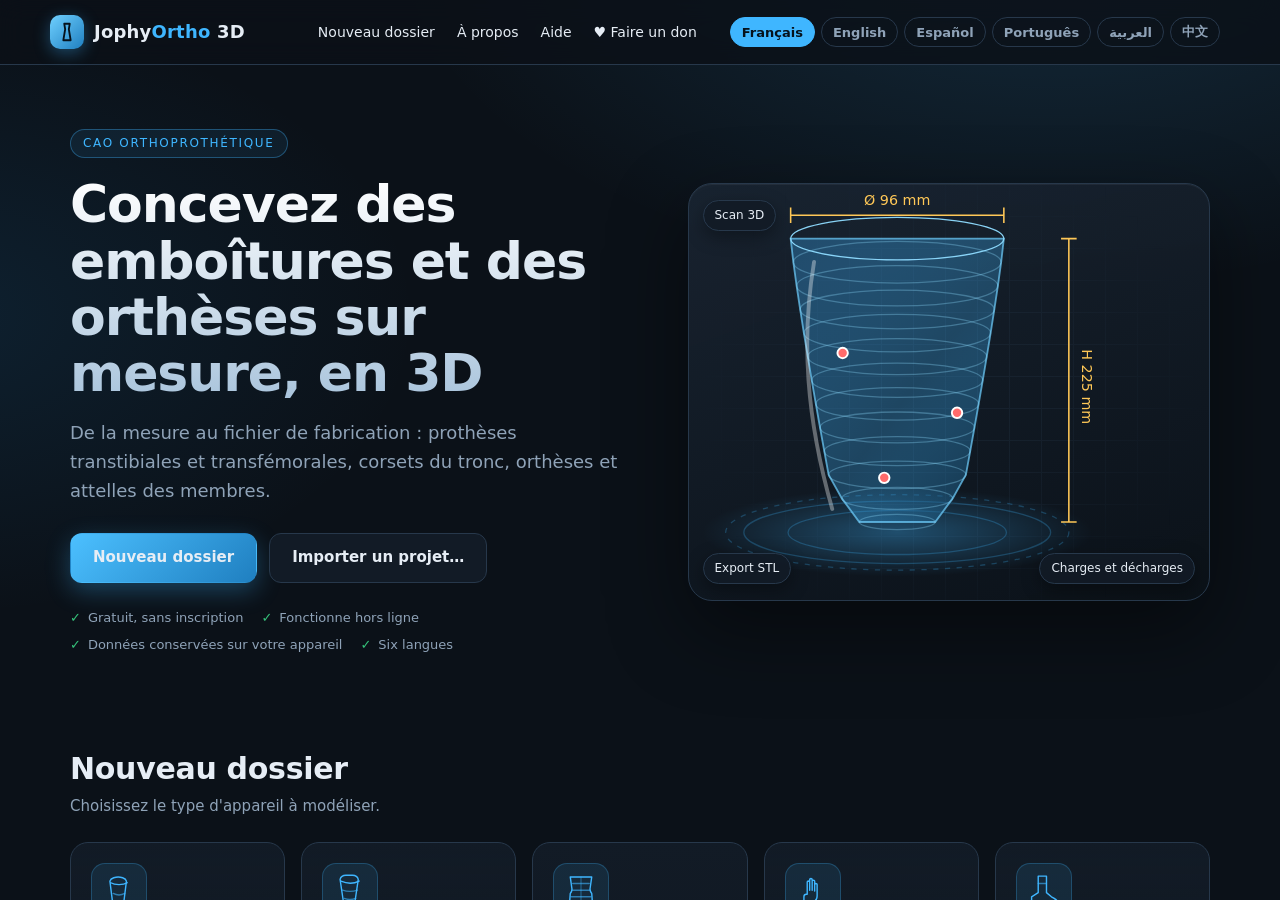
<file: index.html>
<!doctype html>
<html lang="fr">
<head>
<meta charset="utf-8">
<meta name="viewport" content="width=device-width, initial-scale=1, viewport-fit=cover">
<meta name="theme-color" content="#0b1118">
<meta name="apple-mobile-web-app-capable" content="yes">
<title>JophyOrtho 3D — CAO orthoprothétique</title>
<link rel="manifest" href="manifest.webmanifest">
<link rel="icon" href="assets/icon.svg" type="image/svg+xml">
<link rel="stylesheet" href="styles.css">
</head>
<body>
<div id="app">
  <header id="top">
    <div class="brand"><svg viewBox="0 0 32 32" width="26" height="26" aria-hidden="true"><rect width="32" height="32" rx="7" fill="#0b1118"/><path d="M11 5h10l-1.5 9 1.2 7c.3 1.8-.8 3.5-2.6 3.8L16 26l-2.1-1.2c-1.8-.3-2.9-2-2.6-3.8l1.2-7z" fill="#3fb6ff"/></svg><span>Jophy<b>Ortho</b> 3D</span></div>
    <div id="provBadge" class="prov" role="status" aria-live="polite"></div>
    <div id="ctxLabel" class="ctx"></div>
    <div class="tools">
      <button id="btnUndo" class="ib" title="Annuler (Ctrl+Z)" aria-label="Annuler">↶</button>
      <button id="btnRedo" class="ib" title="Rétablir (Ctrl+Y)" aria-label="Rétablir">↷</button>
      <button id="btnHist" class="ib" title="Historique des opérations" aria-label="Historique">☰</button>
      <button id="btnSave" class="ib" title="Enregistrer dans ce navigateur" aria-label="Enregistrer">💾</button>
      <button id="btnHome" class="ib" title="Accueil / autres dossiers" aria-label="Accueil">⌂</button>
      <button id="btnHelp" class="ib" title="Limites et aide" aria-label="Aide">?</button>
    </div>
  </header>
  <main id="main">
    <nav id="steps" aria-label="Étapes"></nav>
    <section id="panel" aria-live="polite"><div id="panelBody"></div></section>
    <section id="stage">
      <canvas id="gl" aria-label="Vue 3D"></canvas>
      <div id="vbar">
        <div class="grp" id="vViews"></div>
        <div class="grp">
          <button data-act="max" title="Vue 3D plein écran" id="bMax" aria-label="Plein écran 3D">⛶</button>
          <button data-act="frame" title="Recentrer">◎</button>
          <button data-act="proj" title="Perspective / orthographique" id="bProj">Persp.</button>
          <button data-act="wire" title="Solide / filaire" id="bWire">Solide</button>
          <button data-act="axes" title="Afficher les axes" id="bAxes" class="on">Axes</button>
          <button data-act="measure" title="Mesure de distance (2 clics)" id="bMeasure">Mesure</button>
          <button data-act="layers" title="Calques" id="bLayers">Calques</button>
          <button data-act="section" title="Coupes" id="bSection">Coupe</button>
          <button data-act="compare" title="Comparer avant/après" id="bCompare">Avant/Après</button>
        </div>
      </div>
      <div id="secPanel" hidden>
        <label>Plan <select id="secAxis"><option value="off">Aucune</option><option value="x">Sagittale</option><option value="z">Frontale</option><option value="y">Transversale</option></select></label>
        <input id="secPos" type="range" min="0" max="100" value="50" aria-label="Position de la coupe">
        <button id="secFlip" title="Inverser le côté conservé">⇄</button>
        <div class="legend" id="secLegend"></div>
      </div>
      <div id="layersPanel" hidden></div>
      <div id="labels"></div>
      <div id="status"></div>
      <div id="hint"></div>
      <div id="dock" hidden></div>
    </section>
  </main>
  <div id="credit"><span>Contact :</span> <b translate="no">Jude Mambemba</b><i class="cd"> · </i><span class="cplace">Kinshasa, RDC</span><i class="cd cplace"> · </i><a href="#" data-about>À propos</a><i class="cd"> · </i><a href="#" data-donate>♥ Faire un don</a><i class="cd"> · </i><a translate="no" href="tel:+243814178011">+243 814 178 011</a><i class="cd"> · </i><a translate="no" href="mailto:judemambemba@gmail.com">judemambemba@gmail.com</a></div>
  <footer id="bar">
    <button id="btnPrev" class="nav">‹ Précédent</button>
    <div id="stepInfo"></div>
    <button id="btnNext" class="nav primary">Suivant ›</button>
  </footer>
</div>
<div id="modal" class="modal" hidden><div class="card" id="modalCard" role="dialog" aria-modal="true"></div></div>
<div id="toast" role="status" aria-live="polite"></div>
<input type="file" id="fileScan" accept=".stl,.obj,.ply,.mtl,.png,.jpg,.jpeg,.bmp,.webp" multiple hidden>
<input type="file" id="fileProj" accept=".json,application/json" hidden>
<input type="file" id="filePhoto" accept="image/*" hidden>
<script src="app.js"></script>
</body>
</html>
</file>
<file: styles.css>
:root{--bg:#0b1118;--bg2:#121b26;--bg3:#1a2634;--line:#27384b;--tx:#e6edf5;--mut:#8fa3b8;--acc:#3fb6ff;--acc2:#1f7fc0;--ok:#35c27a;--warn:#f2b441;--bad:#ef5b5b;--r:10px;--safeB:env(safe-area-inset-bottom,0px);--safeT:env(safe-area-inset-top,0px);--barH:64px}
*{box-sizing:border-box;-webkit-tap-highlight-color:transparent}
html,body{height:100%;margin:0;background:var(--bg);color:var(--tx);font:15px/1.45 system-ui,-apple-system,"Segoe UI",Roboto,sans-serif;overscroll-behavior:none}
button,input,select,textarea{font:inherit;color:inherit}
#app{height:100dvh;display:grid;grid-template-rows:auto auto 1fr auto;padding-top:var(--safeT)}
#top{display:flex;align-items:center;gap:10px;padding:6px 12px;background:var(--bg2);border-bottom:1px solid var(--line);min-height:46px}
.brand{display:flex;align-items:center;gap:8px;font-weight:600;font-size:17px;white-space:nowrap}.brand b{color:var(--acc)}
.prov{padding:3px 10px;border-radius:14px;font-size:12px;font-weight:600;border:1px solid;white-space:nowrap}
.prov.scan{background:#0e3b2a;border-color:var(--ok);color:#9ff0c6}.prov.measures{background:#3a2e0b;border-color:var(--warn);color:#ffdf9a}.prov.demo{background:#3a2e0b;border-color:var(--warn);color:#ffdf9a}
.ctx{color:var(--mut);font-size:13px;flex:1;white-space:nowrap;overflow:hidden;text-overflow:ellipsis}
.tools{display:flex;gap:4px;margin-left:auto}
.ib{width:40px;height:40px;border-radius:8px;border:1px solid var(--line);background:var(--bg3);cursor:pointer;font-size:17px}.ib:disabled{opacity:.35}
.ib:hover:not(:disabled),button:hover:not(:disabled){border-color:var(--acc)}
#notice{background:#3a1d1d;color:#ffd2d2;font-size:12px;padding:3px 12px;border-bottom:1px solid #6a2b2b}
#main{display:grid;grid-template-columns:190px minmax(330px,420px) 1fr;min-height:0}
#steps{overflow:auto;background:var(--bg2);border-right:1px solid var(--line);padding:6px}
#steps button{display:flex;width:100%;gap:8px;align-items:center;text-align:left;border:0;background:transparent;padding:9px 8px;border-radius:8px;cursor:pointer;color:var(--mut);min-height:42px}
#steps button .n{flex:none;width:22px;height:22px;border-radius:50%;background:var(--bg3);font-size:12px;display:grid;place-items:center;border:1px solid var(--line)}
#steps button.cur{background:var(--bg3);color:var(--tx);box-shadow:inset 3px 0 var(--acc)}#steps button.cur .n{background:var(--acc2);border-color:var(--acc)}
#steps button.done .n{background:#14452e;border-color:var(--ok)}
#panel{overflow:auto;background:var(--bg);border-right:1px solid var(--line);padding:14px 14px calc(var(--barH) + var(--safeB) + 24px);-webkit-overflow-scrolling:touch}
#stage{position:relative;min-width:0;min-height:0;background:#0b1118;overflow:hidden}
#gl{position:absolute;inset:0;width:100%;height:100%;display:block;touch-action:none}
#vbar{position:absolute;left:8px;right:8px;top:8px;display:flex;flex-wrap:wrap;gap:6px;pointer-events:none;z-index:2}
.grp{display:flex;flex-wrap:wrap;gap:3px;background:#0e1620d9;border:1px solid var(--line);border-radius:9px;padding:3px;pointer-events:auto;backdrop-filter:blur(4px)}
.grp button{border:1px solid transparent;background:transparent;border-radius:6px;min-width:34px;height:32px;padding:0 8px;font-size:12px;cursor:pointer;color:var(--tx)}
.grp button.on{background:var(--acc2);border-color:var(--acc)}
#secPanel,#layersPanel{position:absolute;right:8px;top:56px;background:#0e1620ee;border:1px solid var(--line);border-radius:10px;padding:10px;z-index:3;max-width:min(330px,calc(100% - 16px));max-height:60%;overflow:auto;display:flex;flex-direction:column;gap:6px}
#secPanel[hidden],#layersPanel[hidden]{display:none}
.legend{display:flex;flex-wrap:wrap;gap:6px;font-size:11px;color:var(--mut)}.legend i{display:inline-block;width:10px;height:10px;border-radius:2px;margin-right:3px;vertical-align:-1px}
.lay{display:grid;grid-template-columns:auto 1fr auto auto;gap:6px;align-items:center;font-size:13px}.lay input[type=range]{width:70px}
#labels{position:absolute;inset:0;pointer-events:none;z-index:1}#labels span{position:absolute;transform:translate(8px,-50%);background:#000b;border:1px solid var(--acc);border-radius:6px;padding:1px 6px;font-size:11px;white-space:nowrap}
#status{position:absolute;left:8px;bottom:8px;font-size:12px;color:var(--mut);background:#0b1118cc;padding:3px 8px;border-radius:6px;z-index:1;max-width:80%}
#hint{position:absolute;left:50%;bottom:36px;transform:translateX(-50%);background:var(--acc2);color:#fff;border-radius:8px;padding:5px 12px;font-size:13px;z-index:2;display:none;max-width:90%;text-align:center}
#bar{display:flex;align-items:center;gap:10px;padding:8px 12px calc(8px + var(--safeB));background:var(--bg2);border-top:1px solid var(--line);min-height:var(--barH);z-index:5}
#stepInfo{flex:1;text-align:center;color:var(--mut);font-size:13px}
.nav{min-width:120px;height:48px;border-radius:10px;border:1px solid var(--line);background:var(--bg3);cursor:pointer;font-weight:600}.nav.primary{background:var(--acc2);border-color:var(--acc)}.nav:disabled{opacity:.35}
/* panneau */
h2{font-size:18px;margin:0 0 4px}h3{font-size:14px;margin:18px 0 6px;color:var(--acc);text-transform:uppercase;letter-spacing:.04em}
.sub{color:var(--mut);font-size:13px;margin:0 0 10px}
.f{display:grid;gap:3px;margin:9px 0}.f>label,.f>.lb{font-size:13px;color:var(--mut)}
.f input[type=text],.f input[type=number],.f input[type=date],.f select,.f textarea{width:100%;background:var(--bg2);border:1px solid var(--line);border-radius:8px;padding:9px 10px;min-height:42px}
.f textarea{min-height:70px;resize:vertical}
.f input:focus,.f select:focus,.f textarea:focus{outline:2px solid var(--acc2);border-color:var(--acc)}
.rg{display:grid;grid-template-columns:1fr 84px;gap:8px;align-items:center}.rg input[type=range]{width:100%;height:32px;accent-color:var(--acc)}.rg input[type=number]{min-height:38px!important;padding:6px!important}
.row2{display:grid;grid-template-columns:1fr 1fr;gap:8px}.row3{display:grid;grid-template-columns:repeat(3,1fr);gap:8px}
.btn{border:1px solid var(--line);background:var(--bg3);border-radius:9px;padding:9px 12px;min-height:42px;cursor:pointer}.btn.p{background:var(--acc2);border-color:var(--acc)}.btn.d{border-color:#7a2b2b;color:#ffb3b3}.btn.sm{min-height:34px;padding:4px 9px;font-size:13px}.btn:disabled{opacity:.4}
.btns{display:flex;flex-wrap:wrap;gap:8px;margin:8px 0}
.card2{background:var(--bg2);border:1px solid var(--line);border-radius:var(--r);padding:10px 12px;margin:8px 0}
.card2.sel{border-color:var(--acc);box-shadow:0 0 0 1px var(--acc)}.card2.sug{border-style:dashed}
.warn,.info,.err{border-radius:8px;padding:8px 10px;margin:8px 0;font-size:13px}.warn{background:#3a2e0b;border:1px solid var(--warn)}.info{background:#0f2a3d;border:1px solid var(--acc2)}.err{background:#3a1515;border:1px solid var(--bad)}
.tbl{width:100%;border-collapse:collapse;font-size:13px}.tbl th,.tbl td{border-bottom:1px solid var(--line);padding:4px 3px;text-align:left}.tbl input{width:100%;min-width:48px;background:var(--bg2);border:1px solid var(--line);border-radius:6px;padding:6px 4px;min-height:34px}
.tw{overflow-x:auto}
.chips{display:flex;flex-wrap:wrap;gap:6px}.chip{border:1px solid var(--line);background:var(--bg3);border-radius:18px;padding:6px 12px;cursor:pointer;min-height:38px;display:inline-flex;align-items:center;gap:6px}.chip.on{background:var(--acc2);border-color:var(--acc)}
.dot{width:12px;height:12px;border-radius:50%;display:inline-block}
.kv{display:grid;grid-template-columns:auto 1fr;gap:2px 10px;font-size:13px}.kv dt{color:var(--mut)}.kv dd{margin:0}
.tag{font-size:11px;padding:1px 7px;border-radius:10px;border:1px solid var(--line);color:var(--mut)}
.chk{display:flex;gap:8px;align-items:flex-start;margin:8px 0}.chk input{width:22px;height:22px;margin-top:1px;accent-color:var(--acc)}
.modal{position:fixed;inset:0;background:#000a;z-index:50;display:grid;place-items:center;padding:12px;overflow:auto}.modal[hidden]{display:none}
.card{background:var(--bg2);border:1px solid var(--line);border-radius:14px;padding:18px;max-width:760px;width:100%;max-height:92dvh;overflow:auto}
.fam{display:grid;grid-template-columns:repeat(3,1fr);gap:10px;margin:10px 0}.fam button{border:2px solid var(--line);background:var(--bg3);border-radius:12px;padding:14px 8px;cursor:pointer;min-height:92px}.fam button.on{border-color:var(--acc);background:#10324a}.fam b{display:block;margin-bottom:4px}.fam small{color:var(--mut)}
#toast{position:fixed;left:50%;bottom:calc(var(--barH) + var(--safeB) + 12px);transform:translateX(-50%);background:#1b2d40;border:1px solid var(--acc);padding:8px 14px;border-radius:10px;z-index:60;display:none;max-width:92%;font-size:13px}
@media (max-width:860px){
  :root{--barH:68px}
  #app{grid-template-rows:auto auto 1fr auto}
  #main{grid-template-columns:1fr;grid-template-rows:42% auto 1fr}
  #stage{order:1}#steps{order:2;display:flex;overflow-x:auto;overflow-y:hidden;border-right:0;border-bottom:1px solid var(--line);padding:4px}
  #steps button{width:auto;flex:none;min-height:44px;padding:6px 10px}#steps button span.t{display:none}#steps button.cur span.t{display:inline}
  #panel{order:3;border-right:0;padding-bottom:calc(var(--barH) + var(--safeB) + 28px)}
  .ctx{display:none}.brand span{font-size:15px}.fam{grid-template-columns:1fr}.nav{min-width:96px}
  #bar{position:fixed;left:0;right:0;bottom:0}
  .ib{width:38px;height:38px}
}
@media (max-width:480px){.prov{font-size:10px;padding:2px 6px}.brand span{display:none}#notice{font-size:11px}}
#secPanel select,#secPanel button{background:var(--bg3);border:1px solid var(--line);border-radius:8px;padding:6px 10px;min-height:36px;color:var(--tx);cursor:pointer}
#secPanel input[type=range]{width:100%;accent-color:var(--acc)}
/* correctifs mobile : aucun débordement horizontal */
html,body{max-width:100vw;overflow-x:hidden}
#app{width:100%;min-width:0;overflow:hidden}
#top{min-width:0;overflow:hidden}.prov{min-width:0;overflow:hidden;text-overflow:ellipsis;flex:0 1 auto}
.tools{flex:none}
#main{min-width:0}#panel,#stage,#steps{min-width:0}
@media (max-width:860px){
  #main{grid-template-columns:minmax(0,1fr)}
  .tools{gap:2px}.ib{width:34px;height:34px;font-size:15px}
  #vbar{flex-direction:column;align-items:flex-start;gap:4px;right:8px}
  .grp{max-width:100%;overflow-x:auto;flex-wrap:nowrap}.grp button{flex:none}
  #hint{bottom:44px;font-size:12px}
  #btnHist,#btnHelp{display:none}
}
@media (max-width:860px){#vbar{flex-direction:row;flex-wrap:nowrap;overflow-x:auto;pointer-events:auto;scrollbar-width:none}#vbar .grp{flex:none;overflow:visible}#main{grid-template-rows:46% auto 1fr}}
/* ===== Ergonomie PC / tablette / mobile ===== */
input,select,textarea{font-size:16px}
#hint{pointer-events:none}
#dock{position:absolute;left:8px;right:8px;bottom:calc(8px + var(--safeB));z-index:6;background:#0e1620f2;border:1px solid var(--line);border-radius:14px;padding:6px;display:none;flex-direction:column;gap:6px;backdrop-filter:blur(6px)}
#app.max #dock:not([hidden]){display:flex}
.dkrow{display:flex;gap:6px;align-items:center}
.dk{flex:1;min-width:0;height:56px;border:1px solid var(--line);background:var(--bg3);border-radius:10px;display:flex;flex-direction:column;align-items:center;justify-content:center;gap:0;cursor:pointer;padding:0 2px}
.dk i{font-style:normal;font-size:20px;line-height:1.1}.dk span{font-size:11px;color:var(--mut)}
.dk.on{background:var(--acc2);border-color:var(--acc)}.dk.on span{color:#fff}.dk.ok{border-color:var(--ok);background:#14452e}
.dkl{font-size:12px;color:var(--mut);flex:none}.dkrow input[type=range]{flex:1;height:36px;accent-color:var(--acc)}
.mobbtn{display:none}
#bMax{font-size:16px}
/* plein écran 3D : seul le modèle + barre de vues + barre d'outils */
#app.max #main{grid-template-columns:minmax(0,1fr);grid-template-rows:minmax(0,1fr)}
#app.max #steps,#app.max #panel{display:none}
#app.max #status{bottom:auto;top:calc(8px + 44px)}
#app.max #hint{bottom:150px}
#app.max #bar{display:none}
#app.max{grid-template-rows:auto minmax(0,1fr)}
/* écrans tactiles : cibles plus grandes */
@media (pointer:coarse){
  .grp button{min-width:42px;height:40px;font-size:13px}
  .btn{min-height:46px}.btn.sm{min-height:42px}
  .chip{min-height:44px}.ib{width:42px;height:42px}
  .tbl input{min-height:42px;font-size:16px}
  .chk input{width:26px;height:26px}
  .mobbtn{display:inline-flex;align-items:center}
  .rg input[type=range]{height:40px}
  #steps button{min-height:48px}
}
/* tablette / petit portable */
@media (min-width:861px) and (max-width:1150px){
  #main{grid-template-columns:64px minmax(300px,360px) 1fr}
  #steps button{justify-content:center;padding:9px 0}#steps button span.t{display:none}
  #steps button.cur span.t{display:none}
}
/* téléphone en paysage : 3D à gauche, panneau à droite */
@media (max-width:950px) and (max-height:520px) and (orientation:landscape){
  #main{grid-template-columns:minmax(0,1fr) minmax(280px,42%);grid-template-rows:auto minmax(0,1fr)}
  #steps{grid-column:1 / 3;grid-row:1;order:0}
  #stage{grid-column:1;grid-row:2;order:0}
  #panel{grid-column:2;grid-row:2;order:0;border-left:1px solid var(--line)}
  #app.max #main{grid-template-columns:minmax(0,1fr);grid-template-rows:minmax(0,1fr)}
  #app.max #stage{grid-column:1;grid-row:1}
  #bar{min-height:54px;padding-top:4px;padding-bottom:calc(4px + var(--safeB))}.nav{height:42px}
  #dock{left:auto;right:8px;width:min(420px,60%)}
  #top{min-height:40px;padding:2px 10px}
  #steps button{min-height:34px!important;padding:2px 8px!important}#steps button .n{width:20px;height:20px}
  .grp button{height:32px!important;min-width:36px!important}
  #hint{display:none!important}.ib{width:36px;height:36px}
  #status{display:none}
}
@media (max-width:860px){
  #app.max #vbar{top:6px}
  #panel h2{font-size:17px}
}
#app{grid-template-rows:auto minmax(0,1fr) auto}

/* ===== Langues (i18n) ===== */
#langs{display:flex;gap:2px;margin-inline-start:auto;flex:0 0 auto;direction:ltr;background:var(--bg3,#16202b);border:1px solid var(--line);border-radius:8px;padding:2px}
#langs button{min-width:30px;height:28px;padding:0 6px;border:0;border-radius:6px;background:transparent;color:var(--mut,#9fb0c0);font:600 12px/1 system-ui,sans-serif;cursor:pointer}
#langs button:hover{color:#fff}#langs button.on{background:#3fb6ff;color:#06121c}
@media (max-width:700px){#langs{position:relative}#langs button{height:32px;min-width:34px}#langs button:not(.on){display:none}
 #langs.open{position:absolute;top:2px;right:6px;z-index:60;flex-wrap:wrap;background:var(--bg2);box-shadow:0 6px 24px #000a}#langs.open button{display:inline-block}}
html[lang=zh] body{font-family:system-ui,"PingFang SC","Microsoft YaHei","Noto Sans CJK SC","Noto Sans SC","WenQuanYi Micro Hei",sans-serif}
html[lang=ar] body{font-family:system-ui,"Segoe UI",Tahoma,"Noto Naskh Arabic","Noto Sans Arabic","DejaVu Sans",sans-serif}
html[dir=rtl] #top,html[dir=rtl] #main,html[dir=rtl] #stage,html[dir=rtl] #vbar{direction:ltr}
html[dir=rtl] #panelBody,html[dir=rtl] #steps,html[dir=rtl] #modal>*,html[dir=rtl] #hint,html[dir=rtl] #status,html[dir=rtl] #dock,html[dir=rtl] #secPanel,html[dir=rtl] #layersPanel,html[dir=rtl] #bar,html[dir=rtl] .ctx,html[dir=rtl] .prov{direction:rtl}
html[dir=rtl] input[type=range]{direction:ltr}

.homelang{display:flex;flex-wrap:wrap;gap:6px;margin:2px 0 10px;direction:ltr}
.homelang button{padding:5px 11px;border-radius:999px;border:1px solid var(--line);background:transparent;color:var(--mut,#9fb0c0);font:600 13px system-ui,sans-serif;cursor:pointer}
.homelang button.on{background:#3fb6ff;color:#06121c;border-color:#3fb6ff}

/* ===== Accès / licence ===== */
#gate{position:fixed;inset:0;z-index:300;display:flex;align-items:center;justify-content:center;padding:16px;overflow:auto;background:radial-gradient(1200px 700px at 70% -10%,#16314a 0%,#0b1118 60%)}
#gate[hidden]{display:none}
.gcard{width:min(440px,100%);margin:auto;background:var(--bg2,#121b26);border:1px solid var(--line,#25354a);border-radius:16px;padding:20px 20px 22px;box-shadow:0 20px 60px #000b;display:flex;flex-direction:column;gap:10px}
.gbrand{display:flex;align-items:center;justify-content:space-between;gap:8px;flex-wrap:wrap;font-weight:700;font-size:20px}.gbrand b{color:#3fb6ff}
.gcard h2{margin:6px 0 0;font-size:19px}.gcard h3{margin:14px 0 4px;font-size:15px}
.gsub{margin:0;color:var(--mut,#9fb0c0);font-size:13.5px;line-height:1.45}
.gf{display:flex;flex-direction:column;gap:4px;font-size:13px;color:var(--mut,#9fb0c0)}
.gf input,.glic textarea{background:var(--bg3,#0d151e);border:1px solid var(--line,#25354a);border-radius:9px;padding:10px 12px;color:var(--fg,#e8f0f8);font-size:15px;width:100%;box-sizing:border-box}
.glic textarea{font:12px/1.35 ui-monospace,Consolas,monospace;resize:vertical}
.gerr{min-height:18px;color:#ff8a8a;font-size:13px}
.gck{display:flex;align-items:center;gap:8px;font-size:13.5px}
.glink{background:none;border:0;color:#3fb6ff;cursor:pointer;font-size:13.5px;padding:6px 2px}
.grow{display:flex;justify-content:space-between;gap:8px;flex-wrap:wrap}
.gstat{padding:8px 11px;border-radius:9px;font-size:13.5px;border:1px solid}
.gstat.trial{background:#10283a;border-color:#2b5d84;color:#b9e1ff}.gstat.ok{background:#10301f;border-color:#2c7a4b;color:#b6f0cb}.gstat.bad{background:#3a1616;border-color:#8a3a3a;color:#ffc5c5}
.grec{font:700 22px/1.3 ui-monospace,Consolas,monospace;letter-spacing:.06em;text-align:center;padding:14px;border:1px dashed #3fb6ff;border-radius:10px;background:#0d151e;user-select:all}
.gmid{display:flex;align-items:center;gap:8px;flex-wrap:wrap;font-size:13px}.gmid code{font:700 15px ui-monospace,Consolas,monospace;background:#0d151e;padding:5px 9px;border-radius:7px;user-select:all}
.gcontact{font-size:13.5px;line-height:1.5;padding:8px 10px;border-radius:9px;background:#0d151e}
.gdet summary{cursor:pointer;color:#3fb6ff;font-size:13.5px;padding:4px 0}
.acct{display:inline-flex;align-items:center;gap:6px;height:30px;padding:0 10px;border-radius:8px;border:1px solid var(--line);background:var(--bg3,#16202b);color:var(--fg,#e8f0f8);font-size:12.5px;cursor:pointer;max-width:200px}
.acct .au{overflow:hidden;text-overflow:ellipsis;white-space:nowrap}.acct .as{font-weight:700;padding:1px 6px;border-radius:6px;font-size:11.5px}
.acct.trial .as{background:#2b5d84;color:#fff}.acct.ok .as{background:#2c7a4b;color:#fff}.acct.bad .as{background:#8a3a3a;color:#fff}
@media (max-width:700px){.acct .au{display:none}}
html[dir=rtl] #gate{direction:rtl}

/* Coordonnées en bas de page */
#app{grid-template-rows:auto minmax(0,1fr) auto auto}
#credit{display:flex;flex-wrap:wrap;justify-content:center;gap:2px 4px;padding:3px 10px;font-size:11.5px;line-height:1.35;color:var(--mut);background:var(--bg);border-top:1px solid var(--line);text-align:center}
#credit b{color:var(--tx);font-weight:600}#credit a{color:var(--acc);text-decoration:none}#credit .cd{font-style:normal;opacity:.6}
#app.max #credit{display:none}
@media (max-width:700px){#credit .cplace{display:none}#credit{font-size:11px;padding:2px 8px}}
.gcredit{margin-top:6px;padding-top:10px;border-top:1px solid var(--line);font-size:12px;color:var(--mut);text-align:center;line-height:1.5}.gcredit b{color:var(--tx)}.gcredit a{color:#3fb6ff;text-decoration:none}
@media (max-width:860px){#credit{position:fixed;left:0;right:0;bottom:calc(var(--barH) + var(--safeB));z-index:5;padding:2px 8px}#panel{padding-bottom:calc(var(--barH) + var(--safeB) + 52px)}}

/* À propos */
.about{max-width:560px}.about h2{margin:0 0 6px}.about h3{margin:14px 0 4px;font-size:14px;color:var(--acc);text-transform:uppercase;letter-spacing:.04em}
.about p{margin:6px 0;line-height:1.5;font-size:14px}
.ab-who{display:flex;gap:14px;align-items:center;margin-top:8px}.ab-who h3{margin-top:0}
.ab-av{flex:0 0 auto;width:64px;height:64px;border-radius:50%;display:flex;align-items:center;justify-content:center;font:700 22px system-ui;background:linear-gradient(135deg,#1f7fc0,#3fb6ff);color:#06121c}
.ab-name{font-weight:700;font-size:17px}.ab-role{color:var(--mut);font-size:13px;line-height:1.4}
.ab-tags{display:flex;flex-wrap:wrap;gap:6px;margin:8px 0}.ab-tags span{padding:3px 9px;border-radius:999px;border:1px solid var(--line);background:var(--bg3);font-size:12px;color:var(--mut)}
.ab-contact{margin-top:8px;padding:10px 12px;border:1px solid var(--line);border-radius:12px;background:var(--bg2)}
.ab-row{display:flex;align-items:center;gap:8px;flex-wrap:wrap;padding:5px 0;font-size:14px}.ab-row>span{min-width:140px;color:var(--mut);font-size:13px}.ab-row a{color:var(--acc);text-decoration:none;font-weight:600;word-break:break-all}
.ab-copy{border:1px solid var(--line);background:var(--bg3);color:var(--tx);border-radius:7px;padding:2px 8px;cursor:pointer}

/* ===== Page d'accueil ===== */
body.home-open{overflow:hidden}
#home{position:fixed;inset:0;z-index:40;overflow-y:auto;overflow-x:hidden;scroll-behavior:smooth;color:var(--tx);
 background:radial-gradient(1100px 600px at 82% -8%,rgba(63,182,255,.16),transparent 60%),radial-gradient(800px 500px at -5% 35%,rgba(31,127,192,.14),transparent 60%),var(--bg)}
#home[hidden]{display:none}
#home a{color:inherit;text-decoration:none}
.hm-nav{position:sticky;top:0;z-index:5;display:flex;align-items:center;gap:20px;padding:12px max(20px,calc((100% - 1180px)/2));background:rgba(11,17,24,.82);backdrop-filter:blur(12px);border-bottom:1px solid var(--line)}
.hm-brand{display:flex;align-items:center;gap:10px;font-size:18px;font-weight:600;letter-spacing:.2px;white-space:nowrap}
.hm-brand b{color:var(--acc);font-weight:700}
.hm-logo{width:34px;height:34px;border-radius:10px;display:grid;place-items:center;background:linear-gradient(135deg,#6fd0ff,#1f7fc0);box-shadow:0 4px 16px rgba(63,182,255,.35)}
.hm-links{display:flex;gap:4px;margin-inline-start:auto}
.hm-links a{padding:8px 12px;border-radius:8px;color:var(--mut);font-size:14px}
.hm-links a:hover{color:var(--tx);background:var(--bg3)}
.hm-nr{display:flex;align-items:center;gap:10px}
.hm-acct{display:flex;gap:8px;align-items:center;background:var(--bg2);border:1px solid var(--line);color:var(--tx);border-radius:999px;padding:6px 12px;font-size:13px;cursor:pointer}
.hm-acct b{font-weight:600;color:var(--ok)}.hm-acct.bad b{color:var(--bad)}.hm-acct.trial b{color:var(--warn)}
.hm-hero{display:grid;grid-template-columns:1.05fr .95fr;gap:40px;align-items:center;max-width:1180px;margin:0 auto;padding:64px 20px 48px}
.hm-eyebrow{display:inline-block;font-size:12px;letter-spacing:.14em;text-transform:uppercase;color:var(--acc);border:1px solid rgba(63,182,255,.35);background:rgba(63,182,255,.08);padding:5px 12px;border-radius:999px;margin-bottom:18px}
.hm-copy h1{font-size:clamp(30px,4.2vw,52px);line-height:1.08;margin:0 0 18px;font-weight:700;letter-spacing:-.02em;background:linear-gradient(180deg,#fff,#a9c4dc);-webkit-background-clip:text;background-clip:text;color:transparent}
.hm-lead{font-size:clamp(15px,1.5vw,18px);line-height:1.6;color:var(--mut);max-width:560px;margin:0 0 28px}
.hm-cta{display:flex;flex-wrap:wrap;gap:12px;margin-bottom:26px}
.hm-btn{font:inherit;font-size:15px;font-weight:600;padding:13px 22px;border-radius:12px;border:1px solid var(--line);background:var(--bg2);color:var(--tx);cursor:pointer;transition:.18s}
.hm-btn:hover{border-color:var(--acc);transform:translateY(-1px)}
.hm-btn.p{background:linear-gradient(135deg,#4cc0ff,#1f7fc0);border-color:transparent;color:#06121c;box-shadow:0 8px 24px rgba(63,182,255,.3)}
.hm-btn.p:hover{box-shadow:0 10px 30px rgba(63,182,255,.45)}
.hm-trust{list-style:none;margin:0;padding:0;display:flex;flex-wrap:wrap;gap:8px 18px;color:var(--mut);font-size:13px}
.hm-trust li:before{content:"✓";color:var(--ok);margin-inline-end:7px;font-weight:700}
.hm-art{position:relative;aspect-ratio:400/320;border-radius:24px;background:linear-gradient(160deg,rgba(26,38,52,.85),rgba(11,17,24,.9));border:1px solid var(--line);box-shadow:0 30px 80px rgba(0,0,0,.45),inset 0 1px 0 rgba(255,255,255,.05);overflow:hidden}
.hm-art:before{content:"";position:absolute;inset:0;background-image:linear-gradient(var(--line) 1px,transparent 1px),linear-gradient(90deg,var(--line) 1px,transparent 1px);background-size:32px 32px;opacity:.28;mask-image:radial-gradient(circle,#000 30%,transparent 78%)}
.hsvg{position:absolute;inset:0;width:100%;height:100%}
.hc{fill:none;stroke:#8fdcff;stroke-opacity:.32;stroke-width:1}
.hgrid,.hring{fill:none;stroke:#3fb6ff;stroke-opacity:.25;stroke-width:1}
.hring{stroke-dasharray:4 5;transform-origin:160px 268px;animation:hmspin 40s linear infinite}
.hhi{fill:none;stroke:#fff;stroke-opacity:.35;stroke-width:3;stroke-linecap:round}
.hdim path{fill:none;stroke:#ffc857;stroke-width:1.2}.hdim text{fill:#ffc857;font-size:11px;font-family:inherit}
.hpt circle{fill:#ff6b6b;stroke:#fff;stroke-width:1.5;animation:hmpulse 2.4s ease-in-out infinite}.hpt circle:nth-child(2){animation-delay:.6s}.hpt circle:nth-child(3){animation-delay:1.2s}
@keyframes hmspin{to{transform:rotate(360deg)}}@keyframes hmpulse{50%{r:6;opacity:.6}}
.hm-chip{position:absolute;font-size:12px;padding:6px 11px;border-radius:999px;background:rgba(18,27,38,.9);border:1px solid var(--line);color:var(--tx);backdrop-filter:blur(6px);box-shadow:0 6px 18px rgba(0,0,0,.35)}
.hm-chip.c0{inset-inline-start:14px;top:16px}.hm-chip.c1{inset-inline-end:14px;top:46%}.hm-chip.c2{inset-inline-start:14px;bottom:16px}
.hm-sec{max-width:1180px;margin:0 auto;padding:44px 20px}
.hm-h{margin-bottom:24px}.hm-h h2{font-size:clamp(22px,2.6vw,30px);margin:0 0 6px;letter-spacing:-.01em}.hm-h p{margin:0;color:var(--mut)}
.hm-cards{display:grid;grid-template-columns:repeat(auto-fit,minmax(210px,1fr));gap:16px}
.hm-card{position:relative;display:flex;flex-direction:column;align-items:flex-start;gap:6px;text-align:start;font:inherit;color:var(--tx);padding:20px;border-radius:18px;border:1px solid var(--line);background:linear-gradient(180deg,var(--bg2),rgba(18,27,38,.5));cursor:pointer;transition:.2s}
.hm-card:hover{transform:translateY(-4px);border-color:var(--acc);box-shadow:0 16px 40px rgba(0,0,0,.4),0 0 0 1px rgba(63,182,255,.25)}
.hm-card b{font-size:16px;margin-top:8px}.hm-card small{color:var(--mut);line-height:1.5;font-size:12.5px;flex:1}
.hm-ic{width:56px;height:56px;border-radius:14px;display:grid;place-items:center;color:var(--acc);background:rgba(63,182,255,.1);border:1px solid rgba(63,182,255,.25)}
.hm-ic.sm{width:40px;height:40px;flex:none;border-radius:11px}.hm-ic.sm svg{width:26px;height:26px}
.hm-go{margin-top:10px;font-size:13px;color:var(--acc);font-weight:600}
.hm-card:hover .hm-go{letter-spacing:.3px}
[dir=rtl] .hm-go{direction:rtl}
.hm-list{display:flex;flex-direction:column;gap:10px}
.hm-row{display:flex;align-items:center;gap:14px;padding:12px 16px;border:1px solid var(--line);border-radius:14px;background:var(--bg2)}
.hm-rt{flex:1;min-width:0}.hm-rt b{display:block;overflow:hidden;text-overflow:ellipsis;white-space:nowrap}.hm-rt small{color:var(--mut)}
.hm-ra{display:flex;gap:8px}
.hm-empty{color:var(--mut);margin:0;padding:18px;border:1px dashed var(--line);border-radius:14px;text-align:center}
.hm-steps{list-style:none;margin:0;padding:0;display:grid;grid-template-columns:repeat(auto-fit,minmax(220px,1fr));gap:16px;counter-reset:s}
.hm-steps li{position:relative;padding:20px;border-radius:16px;border:1px solid var(--line);background:var(--bg2)}
.hm-steps li b{display:block;margin:12px 0 6px}.hm-steps li p{margin:0;color:var(--mut);font-size:14px;line-height:1.55}
.hm-n{display:grid;place-items:center;width:34px;height:34px;border-radius:50%;font-weight:700;color:#06121c;background:linear-gradient(135deg,#6fd0ff,#1f7fc0)}
.hm-feats{display:grid;grid-template-columns:repeat(auto-fit,minmax(260px,1fr));gap:14px}
.hm-feat{padding:18px 20px;border-radius:14px;background:rgba(18,27,38,.6);border:1px solid var(--line);border-inline-start:3px solid var(--acc)}
.hm-feat b{display:block;margin-bottom:5px}.hm-feat p{margin:0;color:var(--mut);font-size:14px;line-height:1.55}
.hm-foot{max-width:1180px;margin:20px auto 0;padding:26px 20px 40px;border-top:1px solid var(--line);display:flex;flex-wrap:wrap;gap:10px 24px;justify-content:space-between;color:var(--mut);font-size:13px}
.hm-foot a{color:var(--acc)}
@media(max-width:900px){.hm-links{display:none}.hm-nr{margin-inline-start:auto}.hm-hero{grid-template-columns:1fr;padding-top:36px}.hm-art{order:-1;max-height:240px;aspect-ratio:auto;height:230px}.hm-art .hsvg{object-fit:contain}}
@media(max-width:560px){.hm-nav{gap:10px;padding:10px 14px}.hm-brand{font-size:15px}.hm-acct span{display:none}.hm-art{display:none}.hm-btn{flex:1 1 100%;text-align:center}.hm-row{flex-wrap:wrap}.hm-ra{width:100%}.hm-sec{padding:30px 16px}.hm-hero{padding:28px 16px}}
@media(prefers-reduced-motion:reduce){.hring,.hpt circle{animation:none}#home{scroll-behavior:auto}}
.hm-links a{white-space:nowrap}
.hm-nr .homelang,.hm-nr>div{flex-wrap:nowrap}
.hm-nr .homelang{white-space:nowrap;padding:5px 10px;font-size:12.5px}
.hm-nr{flex-wrap:nowrap}
.hm-sec{scroll-margin-top:70px}
.hm-chip.c1{top:auto;bottom:16px;inset-inline-end:14px}
@media(max-width:560px){.hm-nr{gap:6px;overflow-x:auto;max-width:72%;scrollbar-width:none}.hm-nr::-webkit-scrollbar{display:none}.hm-nr .homelang{padding:4px 8px;font-size:11.5px;flex:none}.hm-brand span:last-child{display:none}}
.hm-nr .homelang{flex-wrap:nowrap;margin:0}.hm-links{margin-inline-start:auto}
/* Don */
.hm-links a.hm-don{color:#ff8fa3}.hm-links a.hm-don:hover{color:#fff;background:rgba(255,107,129,.18)}
.hm-donate{display:flex;align-items:center;justify-content:space-between;gap:24px;flex-wrap:wrap;padding:28px 32px;border-radius:20px;border:1px solid rgba(255,143,163,.35);background:linear-gradient(135deg,rgba(255,107,129,.12),rgba(63,182,255,.08))}
.hm-donate h2{margin:0 0 6px;font-size:clamp(19px,2.2vw,26px)}.hm-donate p{margin:0;color:var(--mut);max-width:640px;line-height:1.55}
.donate .dn-row{grid-template-columns:130px 1fr auto}.donate .dn-row b{word-break:break-word}.dn-note{color:var(--mut);font-size:13px}
#credit a[data-donate]{color:#ff8fa3}
.donate .dn-row{display:grid;align-items:center}@media(max-width:520px){.donate .dn-row{grid-template-columns:1fr auto}.donate .dn-row>span{grid-column:1/-1}}
.hm-nav{gap:14px}.hm-links a{padding:8px 9px}.hm-nr{flex:none}
@media(max-width:1280px){.hm-links a:nth-child(2),.hm-links a:nth-child(3){display:none}}
</file>
